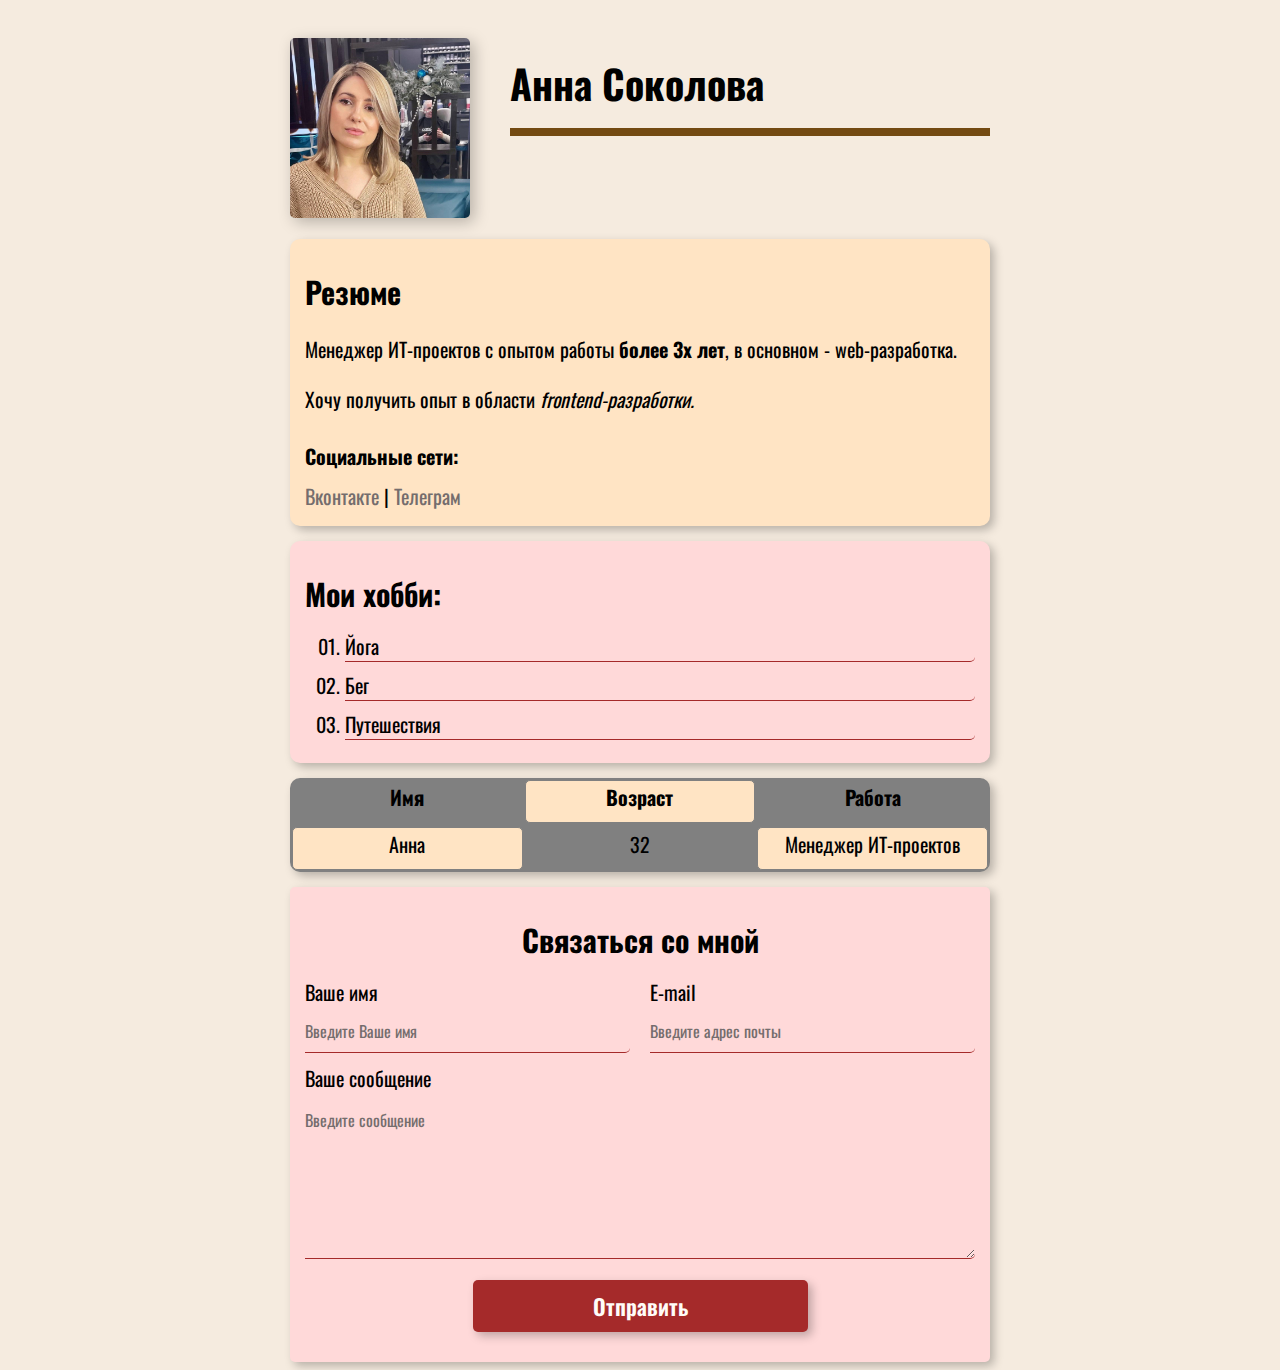
<file: index.html>
<!DOCTYPE html>
<html lang="en">
<head>
    <meta charset="UTF-8">
    <meta http-equiv="X-UA-Compatible" content="IE=edge">
    <meta name="viewport" content="width=device-width, initial-scale=1.0">
    <meta name="keywords" content="Разработка сайта, уроки">
    <meta name="discription" content="Описание сайта, которое мы видим в поисковой выдаче браузера">
    <link rel="stylesheet" href="styles.css">
    <title>Название страницы</title>
</head>
<body>
    <div class="container">
        <div class="foto">
            <div class="fot">
            <img src="photo_2021-12-20_12-17-14.jpg" alt="Мое фото" width="180px">
            </div>
            <div class="head">
            <h1>Анна Соколова</h1>
            <hr color="#734a12" size="8px" noshade>
        </div>
        </div>
    <div class="info-text">
        <div class="card_1">
            <h2>Резюме</h2>
    <p>
        Менеджер ИТ-проектов с опытом работы <strong>более 3х лет</strong>, в основном - web-разработка. 
    </p>
    <p>Хочу получить опыт в области <em>frontend-разработки.</em></p>
    <h4>Социальные сети:</h4>
    <a href="https://vk.com/penypeny" target="_blank">Вконтакте</a> 
    |
    <a href="https://t.me/hannabanana23" target="_blank">Телеграм</a>
</div>
<div class="card_2">
    <h2>Мои хобби:</h2>
    <ol class="list">
        <li>Йога</li>
        <li>Бег</li>
        <li>Путешествия</li>
    </ol>
</div>
    <div class="card_3">
        <table class="table">
            <tr>
                <thead>
                <th>Имя</th>
                <th>Возраст</th>
                <th>Работа</th>
                </thead>
            </tr>
            <tbody>
            <tr>
                <td>Анна</td>
                <td>32</td>
                <td>Менеджер ИТ-проектов</td>
            </tr>
            </tbody>
            </table>
        </div>
        <div class="form">
        <h2>Связаться со мной</h2>
            <form action="">
              <div class="group">  
                <div class="tex">
                    <label for="name">Ваше имя</label>
                    <input id="name" placeholder="Введите Ваше имя">
                </div>
                <div class="tex">
                    <label for="email">E-mail</label>
                    <input type="email" id="email" placeholder="Введите адрес почты">
                </div>
            </div>
                <div class="tex">
                    <label for="message">Ваше сообщение</label>
                    <textarea placeholder="Введите сообщение" id="message" rows="7"></textarea>
                </div>
                <div>
                    <input type="submit" class="btn" value="Отправить">
                </div>
            </form>
        </div>
    </div>
</div>
</body>


</html>
</file>
<file: styles.css>
@import url('https://fonts.googleapis.com/css2?family=Oswald&display=swap');

/** {
    margin: 0;
    padding: 0;
}*/

body {
    /*font-family: 'Oswald', Tahoma, sans-serif;
    font-size: 18px;*/
    line-height: 1.6em;
    font: normal 20px 'Oswald', sans-serif;
    background-color: rgb(245, 235, 223);
    /*font-weight: normal;*/
    /*text-decoration: underline;*/
    /*font-style: italic;*/
    /*letter-spacing: 2px;*/
    /*word-spacing: 2px;*/
}

img {
    border: 2px solid dashed;
    border-radius: 5px;
    box-shadow: 4px 4px 15px rgba(0, 0, 0, 0.25);
}

textarea {
    width: 100%;
}


h1 {
    margin: 15px 0;
    transition: all .2s;
}

h1:hover {
    color: brown;
    font-size: 3.5rem;
}

h2 {
    margin: 15px 0;
}

h4 {
    margin-bottom: 10px;
}

a {
    color: rgb(116, 109, 109);
    text-decoration: none;
}

a:hover {
    color: brown;
}

a:active {
    text-decoration: underline;
}

.container {
    max-width: 700px;
    padding-top: 30px;
    margin: auto;
}

.foto {
    display: flex;
    box-sizing: border-box;
    box-shadow: none;
    margin-bottom: 15px;
}

.head {
    margin-left: 40px;
    width: 70%;
    display: inline-block;
}

.info-text card {
    padding: 0 15px 0 15px;
    margin-top: 15px;
    margin-bottom: 15px;
}

.card_1, .card_2, .card_3, .form {
    box-shadow: 4px 4px 10px 0 rgba(0, 0, 0, 0.25);
}

.card_1 {
    border: 2px solid dashed;
    border-radius: 10px;
    background-color: bisque;
    padding: 15px;
    margin-bottom: 15px;
}

.card_2 {
    border: 2px solid dashed;
    border-radius: 10px;
    background-color:#ffd9d9;
    padding: 15px;
    margin-bottom: 15px;
}

.card_3 {
    border: 2px solid dashed;
    border-radius: 10px;
    background-color: grey;
    width: 100%;
    padding: auto;
    margin-bottom: 15px;
}

.table, th, thead, tr, td, tbody{
    width: 100%;
}

.table td {
    text-align: center;
    padding-bottom: 10px;
}

.table th, td {
    width: 30%;
    padding-bottom: 10px;
}

.table tr, td, th {
    border: 1px solid gray;
    border-radius: 5px;
    transition: all .2s;
}

.table td:nth-child(odd), .table th:nth-child(even){
    background:  bisque;
}

.table th:hover, td:hover {
    font-size: 1.2em;
    cursor: zoom-in;
}

.form {
    background: #ffd9d9;
    border: 2px solid dashed;;
    border-radius: 5px;
    padding: 15px;
    width: auto;
    margin: auto;
}

.btn {
    width: 50%;
    background: brown;
    color: rgb(255, 252, 248);
    padding: 10px 0;
    display: block;
    margin: 15px auto;
    font-family: inherit;
    font-size: 1.1em;
    font-weight: 600;
    border: none;
    border-radius: 5px;
    box-shadow: 4px 4px 10px 0 rgba(0, 0, 0, 0.25);
    cursor: pointer;
    transition: all .2s;
}

.btn:hover {
    background: brown;
    font-size: 1.3em;
}

.tex input, 
.tex textarea {
    border: none;
    background: transparent;
    border-bottom: 1px solid brown;
    border-bottom-right-radius: 5px;
    width: 100%;
    box-sizing: border-box;
    padding: 15px 0 10px;
    outline: none;
    font-family: inherit;
}

.form h2 {
    text-align: center;
}

.tex label {
    display: block;
}

::placeholder {
    font-size: 16px;
    color: rgb(116, 109, 109);;
}

.group {
    display: flex;
    margin-bottom: 10px;
}

.group .tex {
    display: inline-block;
    margin-right: 20px;
    /*width: calc(50%-20px);*/
    width: 50%;
}

.group .tex:last-child {
    margin-right: 0;
}

.list {
    margin: 0;
    list-style-type:decimal-leading-zero;
}

.list li {
    margin-bottom: 8px;
    border-bottom: 1px solid brown;
    border-bottom-right-radius: 5px;
    transition: all .2s;
}

.list li:hover {
    font-size: 1.3em;
    color: brown;
    cursor: help;
}

@media (max-width: 650px) {
    h1 {
        font-size: 1.5em;
    }

    .card_1, .card_2, .card_3 h2 {
        text-align: center;
    }

    .head {
        margin-left: 20px;
    }

    .card p {
        font-size: 1.2em;
        text-align: center;
    }

    .group {
        display: block;
    }

    .group .tex {
        width: 100%;
    }
}

/*.foto {
    display: inline;
}*/

/*.img {
    display: inline-block;
    float: left;
}*/

/*.form .tex {
    display: inline-block;
    box-sizing: border-box;*/

/*#name, #email {
    border: none;
    background: #ffd9d9;
    border-bottom: 1px solid brown;
    border-bottom-right-radius: 5px;
    width: 100%;
}*/
</file>
